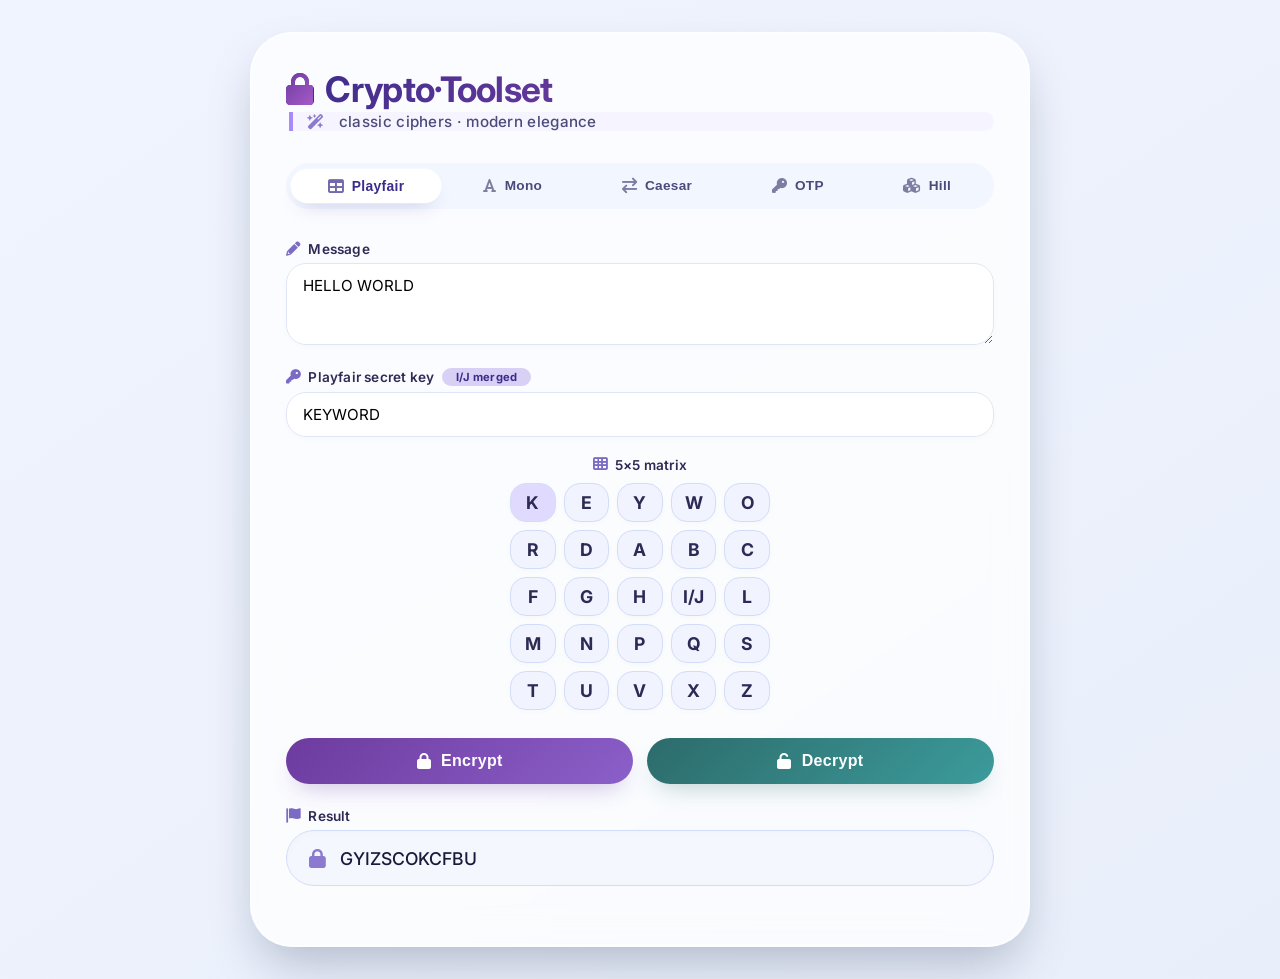
<file: index.html>
<!DOCTYPE html>
<html lang="en">
<head>
    <meta charset="UTF-8" />
    <meta name="viewport" content="width=device-width, initial-scale=1.0" />
    <title>✦ CRYPTO TOOLSET · modern ciphers</title>
    <!-- Font & Icons -->
    <link rel="preconnect" href="https://fonts.googleapis.com" />
    <link rel="preconnect" href="https://fonts.gstatic.com" crossorigin />
    <link href="https://fonts.googleapis.com/css2?family=Inter:opsz,wght@14..32,400;14..32,500;14..32,600;14..32,700&display=swap" rel="stylesheet" />
    <link rel="stylesheet" href="https://cdnjs.cloudflare.com/ajax/libs/font-awesome/6.0.0-beta3/css/all.min.css" />
    <!-- External CSS -->
    <link rel="stylesheet" href="style.css" />
</head>
<body>

<div class="container">
    <h1>
        <i class="fas fa-lock"></i> Crypto·Toolset
    </h1>
    <div class="subtitle">
        <i class="fas fa-wand-magic-sparkles" style="margin-right: 10px; color: #8b7ad0;"></i>
        classic ciphers · modern elegance
    </div>

    <!-- Tabs -->
    <div class="tabs">
        <button class="tab-btn active" onclick="switchCipher('playfair')"><i class="fas fa-table"></i> Playfair</button>
        <button class="tab-btn" onclick="switchCipher('monoalphabetic')"><i class="fas fa-font"></i> Mono</button>
        <button class="tab-btn" onclick="switchCipher('caesar')"><i class="fas fa-arrow-right-arrow-left"></i> Caesar</button>
        <button class="tab-btn" onclick="switchCipher('otp')"><i class="fas fa-key"></i> OTP</button>
        <button class="tab-btn" onclick="switchCipher('hill')"><i class="fas fa-cubes"></i> Hill</button>
    </div>

    <!-- Message -->
    <div class="input-group">
        <label><i class="fas fa-pencil"></i> Message</label>
        <textarea id="text" oninput="autoMatchOTPKeyLength()">HELLO WORLD</textarea>
    </div>

    <!-- Playfair -->
    <div id="playfairSection" class="cipher-section active">
        <div class="input-group">
            <label><i class="fas fa-key"></i> Playfair secret key <span class="badge">I/J merged</span></label>
            <input type="text" id="playfairKey" value="KEYWORD" placeholder="e.g., SECRETKEY" />
        </div>
        <div class="grid-container">
            <label style="justify-content: center;"><i class="fas fa-th"></i> 5×5 matrix</label>
            <div class="grid" id="cipherGrid"></div>
        </div>
    </div>

    <!-- Monoalphabetic -->
    <div id="monoSection" class="cipher-section">
        <div class="input-group">
            <label><i class="fas fa-shuffle"></i> Substitution key (26 unique)</label>
            <div class="key-container">
                <input type="text" id="monoKey" value="XYZABCDEFGHIJKLMNOPQRSTUVW" maxlength="26" placeholder="26-letter scrambled alphabet" />
                <button class="btn-gen" onclick="generateRandomMonoKey()"><i class="fas fa-dice"></i> Random</button>
            </div>
            <div class="info-mapping"><i class="fas fa-arrows-spin"></i> maps A–Z to custom indices</div>
        </div>
    </div>

    <!-- Caesar -->
    <div id="caesarSection" class="cipher-section">
        <div class="input-group">
            <label><i class="fas fa-sliders-h"></i> Shift (0–25)</label>
            <input type="number" id="caesarShift" value="3" min="0" max="25" oninput="updateCaesarMapping()" />
            <div class="info-mapping" id="caesarMapping"><i class="fas fa-arrow-right"></i> A → D · B → E · C → F …</div>
        </div>
    </div>

    <!-- OTP -->
    <div id="otpSection" class="cipher-section">
        <div class="input-group">
            <label><i class="fas fa-key"></i> One-Time Pad key <span class="badge">≥ message length</span></label>
            <div class="key-container">
                <input type="text" id="otpKey" value="NCBTZWRXQOP" placeholder="random keystream" />
                <button class="btn-gen" onclick="generateOTPKey()"><i class="fas fa-dice"></i> Generate</button>
            </div>
            <div class="info-mapping" id="otpStatus"><i class="fas fa-circle-check"></i> Key: 11 · message letters: 10</div>
        </div>
    </div>

    <!-- Hill -->
    <div id="hillSection" class="cipher-section">
        <div class="input-group">
            <label><i class="fas fa-cube"></i> 2×2 invertible matrix</label>
            <div class="matrix-grid">
                <input type="number" id="h00" value="3" oninput="validateHillMatrix()" />
                <input type="number" id="h01" value="3" oninput="validateHillMatrix()" />
                <input type="number" id="h10" value="2" oninput="validateHillMatrix()" />
                <input type="number" id="h11" value="5" oninput="validateHillMatrix()" />
            </div>
            <div class="info-mapping" id="hillStatus"><i class="fas fa-check-circle"></i> det = 9 (valid)</div>
        </div>
    </div>

    <!-- Actions -->
    <div class="button-group">
        <button class="btn-encrypt" onclick="process(true)"><i class="fas fa-lock"></i> Encrypt</button>
        <button class="btn-decrypt" onclick="process(false)"><i class="fas fa-unlock"></i> Decrypt</button>
    </div>

    <!-- Result -->
    <div class="input-group">
        <label><i class="fas fa-flag"></i> Result</label>
        <div class="result-box" id="result"><i class="fas fa-circle"></i> —</div>
    </div>
</div>

<!-- External JavaScript -->
<script src="script.js"></script>
</body>
</html>
</file>
<file: style.css>
* {
    margin: 0;
    padding: 0;
    box-sizing: border-box;
}
body {
    font-family: 'Inter', sans-serif;
    background: linear-gradient(145deg, #f0f4ff 0%, #e9effa 100%);
    min-height: 100vh;
    display: flex;
    align-items: center;
    justify-content: center;
    padding: 2rem 1.5rem;
}
.container {
    max-width: 780px;
    width: 100%;
    background: rgba(255, 255, 255, 0.75);
    backdrop-filter: blur(16px);
    -webkit-backdrop-filter: blur(16px);
    border-radius: 42px;
    padding: 2.2rem 2.2rem 2.5rem;
    box-shadow: 0 25px 50px -10px rgba(0, 20, 60, 0.25),
                0 0 0 1px rgba(255, 255, 255, 0.6) inset;
    transition: all 0.2s ease;
    border: 1px solid rgba(255, 255, 255, 0.5);
}
h1 {
    font-size: 2.2rem;
    font-weight: 700;
    letter-spacing: -0.02em;
    background: linear-gradient(135deg, #3b2b8a, #6d3b9e, #a65ac9);
    -webkit-background-clip: text;
    -webkit-text-fill-color: transparent;
    background-clip: text;
    display: flex;
    align-items: center;
    gap: 12px;
    margin-bottom: 0.1rem;
}
h1 i {
    background: linear-gradient(135deg, #6d3b9e, #a65ac9);
    -webkit-background-clip: text;
    -webkit-text-fill-color: transparent;
    font-size: 2rem;
}
.subtitle {
    font-size: 0.95rem;
    font-weight: 500;
    color: #4b4b7a;
    letter-spacing: 0.3px;
    margin-left: 3px;
    margin-bottom: 2rem;
    border-left: 4px solid #a78bfa;
    padding-left: 14px;
    background: rgba(167, 139, 250, 0.06);
    border-radius: 0 12px 12px 0;
}

/* Tabs */
.tabs {
    display: flex;
    flex-wrap: wrap;
    gap: 6px;
    margin-bottom: 2rem;
    background: rgba(230, 238, 255, 0.5);
    padding: 6px;
    border-radius: 60px;
    backdrop-filter: blur(4px);
}
.tab-btn {
    background: transparent;
    border: none;
    padding: 0.6rem 1.2rem;
    font-weight: 600;
    font-size: 0.85rem;
    color: #4b4b7a;
    border-radius: 40px;
    cursor: pointer;
    transition: all 0.2s;
    letter-spacing: 0.3px;
    display: flex;
    align-items: center;
    gap: 8px;
    flex: 1 0 auto;
    justify-content: center;
}
.tab-btn i {
    font-size: 0.95rem;
    opacity: 0.7;
}
.tab-btn.active {
    background: #ffffff;
    color: #3b2b8a;
    box-shadow: 0 10px 20px -10px rgba(59, 43, 138, 0.25);
    font-weight: 700;
    transform: scale(1.02);
}
.tab-btn:hover:not(.active) {
    background: rgba(255, 255, 255, 0.4);
}

/* Sections */
.cipher-section {
    display: none;
    animation: fadeSlide 0.3s ease;
}
.cipher-section.active {
    display: block;
}
@keyframes fadeSlide {
    0% { opacity: 0.3; transform: translateY(6px); }
    100% { opacity: 1; transform: translateY(0); }
}

.input-group {
    margin-bottom: 1.2rem;
}
label {
    display: flex;
    align-items: center;
    gap: 8px;
    font-weight: 600;
    font-size: 0.85rem;
    color: #2d2b55;
    letter-spacing: 0.2px;
    margin-bottom: 6px;
}
label i {
    color: #7c6bc4;
    font-size: 0.9rem;
}
textarea, input[type="text"], input[type="number"] {
    width: 100%;
    padding: 12px 16px;
    border: 1.5px solid #dfe6f5;
    border-radius: 20px;
    font-size: 0.95rem;
    background: #ffffffcc;
    backdrop-filter: blur(4px);
    transition: 0.2s;
    font-family: 'Inter', sans-serif;
    box-shadow: 0 2px 6px rgba(0,0,0,0.02);
}
textarea:focus, input:focus {
    outline: none;
    border-color: #8b7ad0;
    box-shadow: 0 4px 14px rgba(107, 70, 193, 0.15);
}
textarea {
    height: 82px;
    resize: vertical;
}
.key-container {
    display: flex;
    gap: 10px;
    align-items: center;
}
.key-container input {
    flex: 1;
}
.btn-gen {
    background: #e5e9fc;
    border: none;
    padding: 0 18px;
    height: 44px;
    border-radius: 40px;
    font-weight: 600;
    color: #3b2b8a;
    display: flex;
    align-items: center;
    gap: 6px;
    cursor: pointer;
    transition: 0.2s;
    white-space: nowrap;
}
.btn-gen:hover {
    background: #d1d9fc;
    transform: scale(0.97);
}

/* Playfair grid */
.grid-container {
    margin: 18px 0 10px;
}
.grid {
    display: grid;
    grid-template-columns: repeat(5, 1fr);
    gap: 8px;
    max-width: 260px;
    margin: 10px auto 0;
}
.grid-cell {
    background: #f1f3fe;
    border-radius: 16px;
    padding: 8px 0;
    text-align: center;
    font-weight: 700;
    color: #2d2b55;
    font-size: 1.1rem;
    border: 1px solid #d2ddfa;
    box-shadow: 0 2px 6px rgba(0,0,0,0.02);
    transition: 0.2s;
}
.grid-cell:first-child {
    background: #e0daff;
}
.matrix-grid {
    display: grid;
    grid-template-columns: repeat(2, 1fr);
    gap: 12px;
    max-width: 220px;
    margin: 8px 0;
}
.matrix-grid input {
    text-align: center;
    font-weight: 600;
    padding: 10px;
    border-radius: 18px;
}

.info-mapping {
    background: #edeffb;
    padding: 12px 18px;
    border-radius: 30px;
    font-size: 0.85rem;
    margin-top: 12px;
    border-left: 4px solid #8b7ad0;
    font-family: 'Inter', monospace;
    word-break: break-word;
    display: flex;
    align-items: center;
    gap: 10px;
    flex-wrap: wrap;
}
.info-mapping i {
    color: #6d3b9e;
    font-size: 1rem;
}

.button-group {
    display: flex;
    gap: 14px;
    margin: 1.8rem 0 1.5rem;
}
.btn-encrypt, .btn-decrypt {
    flex: 1;
    padding: 14px 10px;
    border: none;
    border-radius: 40px;
    font-weight: 700;
    font-size: 1rem;
    display: flex;
    align-items: center;
    justify-content: center;
    gap: 10px;
    cursor: pointer;
    transition: 0.2s;
    letter-spacing: 0.3px;
    color: white;
}
.btn-encrypt {
    background: linear-gradient(135deg, #6d3b9e, #8b5fc9);
    box-shadow: 0 12px 24px -10px #6d3b9e55;
}
.btn-encrypt:hover {
    transform: scale(0.98);
    box-shadow: 0 6px 16px -6px #6d3b9e88;
}
.btn-decrypt {
    background: linear-gradient(135deg, #2d6b6b, #3c9b9b);
    box-shadow: 0 12px 24px -10px #2d6b6b55;
}
.btn-decrypt:hover {
    transform: scale(0.98);
    box-shadow: 0 6px 16px -6px #2d6b6b88;
}

.result-box {
    background: #f5f7ff;
    border-radius: 28px;
    padding: 16px 22px;
    min-height: 56px;
    border: 1px solid #d2ddfa;
    font-family: 'Inter', monospace;
    font-size: 1.1rem;
    font-weight: 500;
    color: #1c1a3a;
    word-break: break-all;
    box-shadow: inset 0 2px 8px rgba(0,0,0,0.02);
    display: flex;
    align-items: center;
}
.result-box i {
    margin-right: 14px;
    color: #8b7ad0;
    font-size: 1.2rem;
}

.badge {
    background: #d9d0f5;
    border-radius: 40px;
    padding: 2px 14px;
    font-size: 0.7rem;
    font-weight: 700;
    color: #3b2b8a;
}

@media (max-width: 600px) {
    .container { padding: 1.5rem; }
    .tab-btn { font-size: 0.75rem; padding: 0.4rem 0.8rem; }
    .grid { max-width: 200px; }
    .grid-cell { font-size: 0.9rem; padding: 6px 0; }
}
</file>
